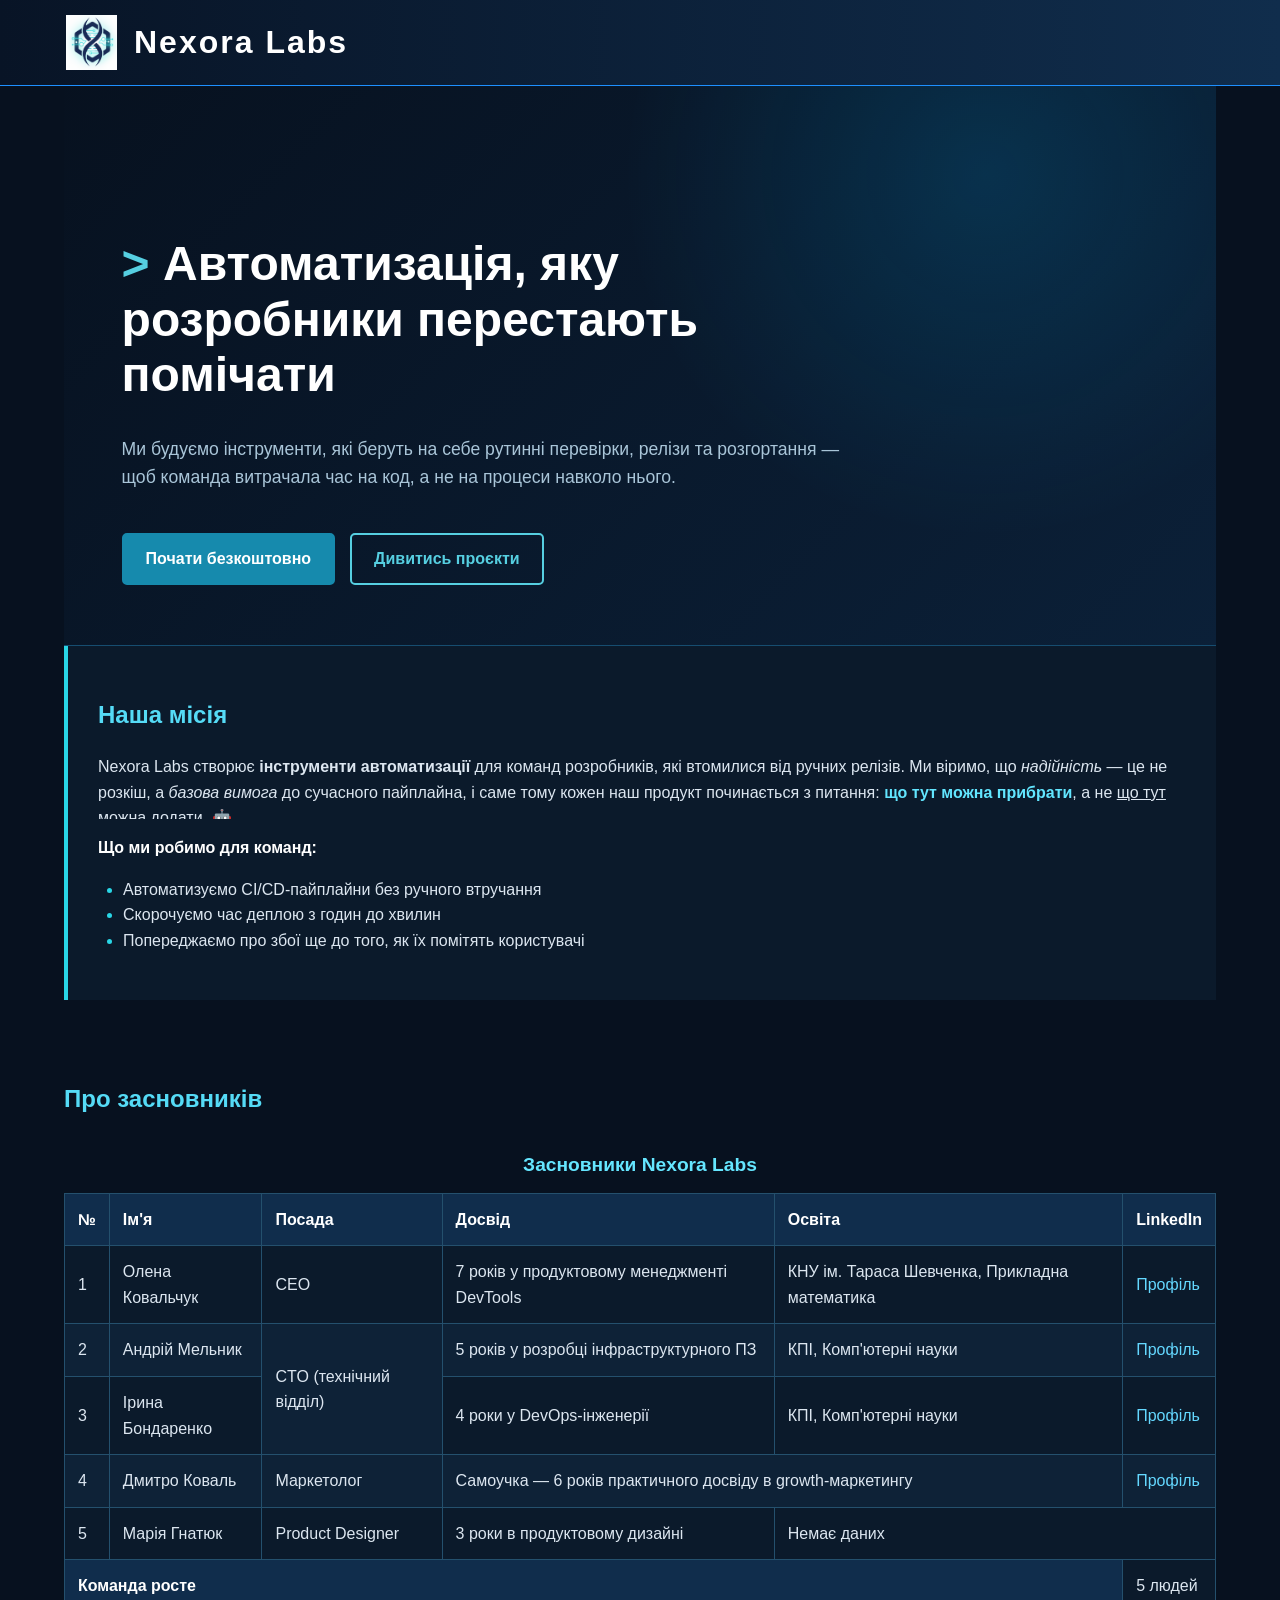
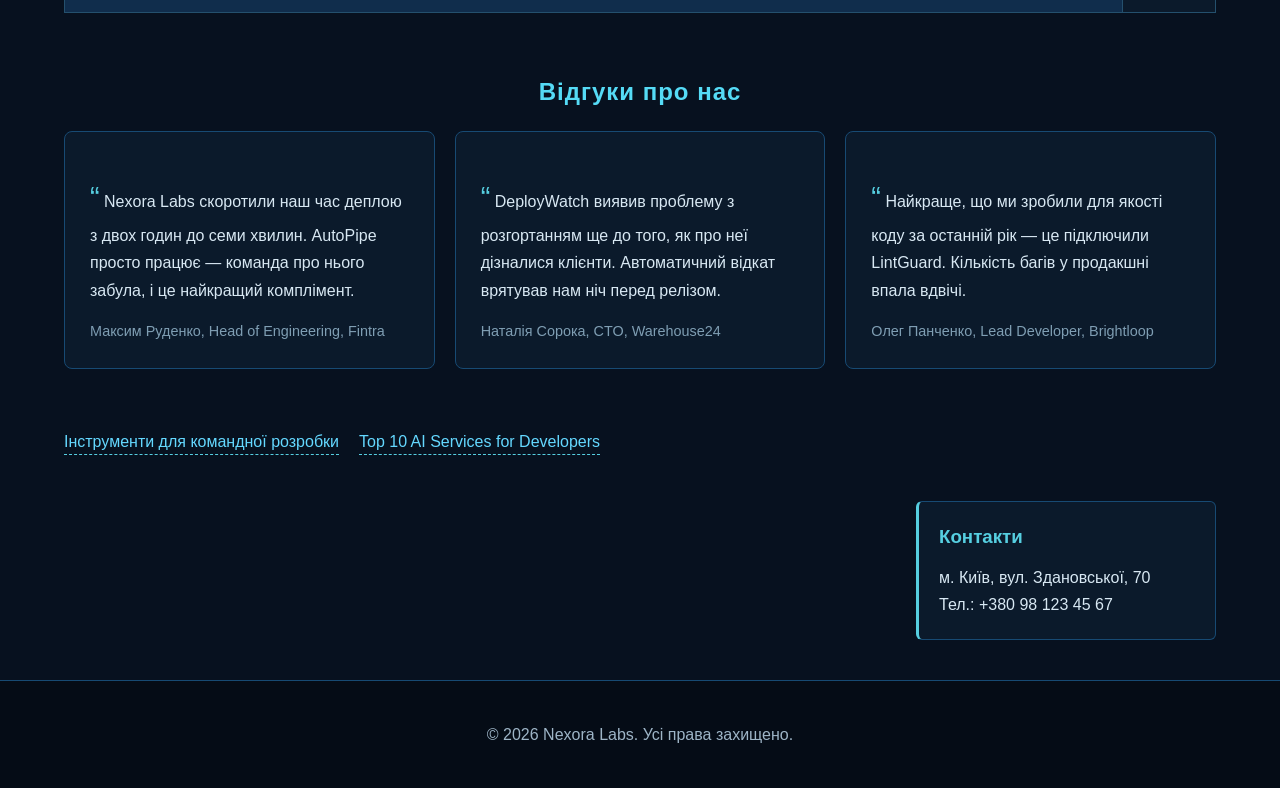
<file: index.html>
<!DOCTYPE html>
<html lang="uk">
<head>
  <meta charset="UTF-8">
  <meta name="viewport" content="width=device-width, initial-scale=1.0">
  <title>Nexora Labs — інструменти автоматизації для розробників</title>
  <link rel="stylesheet" href="css/style.css">
  <style>
  #reviews-section > h2 {
    text-align: center;
    letter-spacing: 1px;
  }

  .hero__title::before {
    content: "> ";
    color: #56cfe1;
  }
</style>
</head>
<body>

  <header class="site-header">
    <img src="images/logo.png" alt="Логотип Nexora Labs" class="logo">
    <h1>Nexora Labs</h1>
  </header>

  <nav class="site-nav">
    <a href="pro.html">Проєкти</a>
    <a href="#reviews-section">Відгуки про нас</a>
    <a href="contact.html">Зворотній зв'язок</a>
  </nav>

  <main id="top">

    <section class="hero">
      <h2 class="hero__title">Автоматизація, яку розробники перестають помічати</h2>
      <p class="hero__sub">
        Ми будуємо інструменти, які беруть на себе рутинні перевірки, релізи
        та розгортання — щоб команда витрачала час на код, а не на процеси
        навколо нього.
      </p>
      <div class="hero__actions">
        <a href="#top" class="btn btn--solid">Почати безкоштовно</a>
        <a href="pro.html" class="btn btn--outline">Дивитись проєкти</a>
      </div>
    </section>

    <article class="mission">
      <h2>Наша місія</h2>
      <p>
        Nexora Labs створює <b>інструменти автоматизації</b> для команд
        розробників, які втомилися від ручних релізів. Ми віримо, що
        <em>надійність</em> — це не розкіш, а <i>базова вимога</i> до сучасного
        пайплайна, і саме тому кожен наш продукт починається з питання:
        <span class="highlight">що тут можна прибрати</span>,
        а не <u>що тут можна додати</u>.
      </p>

      <p class="mission__lead">Що ми робимо для команд:</p>
      <ul class="mission__list">
        <li>Автоматизуємо CI/CD-пайплайни без ручного втручання</li>
        <li>Скорочуємо час деплою з годин до хвилин</li>
        <li>Попереджаємо про збої ще до того, як їх помітять користувачі</li>
      </ul>
    </article>

    <section id="founders-section" class="founders">
      <h2>Про засновників</h2>
      <table tabindex="0">
        <caption>Засновники Nexora Labs</caption>
        <thead>
          <tr>
            <th>№</th>
            <th>Ім'я</th>
            <th>Посада</th>
            <th>Досвід</th>
            <th>Освіта</th>
            <th>LinkedIn</th>
          </tr>
        </thead>
        <tbody>
          <tr>
            <td>1</td>
            <td>Олена Ковальчук</td>
            <td>CEO</td>
            <td>7 років у продуктовому менеджменті DevTools</td>
            <td>КНУ ім. Тараса Шевченка, Прикладна математика</td>
            <td><a href="https://linkedin.com/in/olena-kovalchuk" target="_blank">Профіль</a></td>
          </tr>
          <tr>
            <td>2</td>
            <td>Андрій Мельник</td>
            <td rowspan="2">CTO (технічний відділ)</td>
            <td>5 років у розробці інфраструктурного ПЗ</td>
            <td>КПІ, Комп'ютерні науки</td>
            <td><a href="https://linkedin.com/in/andriy-melnyk" target="_blank">Профіль</a></td>
          </tr>
          <tr>
            <td>3</td>
            <td>Ірина Бондаренко</td>
            <td>4 роки у DevOps-інженерії</td>
            <td>КПІ, Комп'ютерні науки</td>
            <td><a href="https://linkedin.com/in/iryna-bondarenko" target="_blank">Профіль</a></td>
          </tr>
          <tr>
            <td>4</td>
            <td>Дмитро Коваль</td>
            <td>Маркетолог</td>
            <td colspan="2">Самоучка — 6 років практичного досвіду в growth-маркетингу</td>
            <td><a href="https://linkedin.com/in/dmytro-koval" target="_blank">Профіль</a></td>
          </tr>
          <tr>
            <td>5</td>
            <td>Марія Гнатюк</td>
            <td>Product Designer</td>
            <td>3 роки в продуктовому дизайні</td>
            <td colspan="2">Немає даних</td>
          </tr>
        </tbody>
        <tfoot>
          <tr>
            <th colspan="5">Команда росте</th>
            <td>5 людей</td>
          </tr>
        </tfoot>
      </table>
    </section>

    <section id="reviews-section" class="reviews">
      <h2>Відгуки про нас</h2>
      <div class="reviews-list">

        <blockquote class="review">
          <p>
            Nexora Labs скоротили наш час деплою з двох годин до семи хвилин. AutoPipe просто працює — команда про нього забула, і це найкращий комплімент.
          </p>
          <footer class="review__author">
            Максим Руденко, Head of Engineering, Fintra
          </footer>
        </blockquote>

        <blockquote class="review">
          <p>
              DeployWatch виявив проблему з розгортанням ще до того, як про неї дізналися клієнти. Автоматичний відкат врятував нам ніч перед релізом.
          </p>
          <footer class="review__author">
              Наталія Сорока, CTO, Warehouse24
          </footer>
        </blockquote>

        <blockquote class="review">
          <p>
              Найкраще, що ми зробили для якості коду за останній рік — це підключили LintGuard. Кількість багів у продакшні впала вдвічі.
          </p>
          <footer class="review__author">
              Олег Панченко, Lead Developer, Brightloop
          </footer>
        </blockquote>

      </div>
    </section>

    <p class="external-links">
      <a href="https://firtka.if.ua/blog/print/top-instrumentiv-dlia-komandnoyi-rozrobki" target="_blank">Інструменти для командної розробки</a>
      <a href="https://itvdn.com/ua/blog/article/top-10-ai-services-for-developers" target="_blank">Top 10 AI Services for Developers</a>
    </p>

  </main>

  <aside class="contact-panel">
    <h3>Контакти</h3>
    <address>
      м. Київ, вул. Здановської, 70<br>
      Тел.: +380 98 123 45 67
    </address>
  </aside>

  <footer id="contact-section" class="site-footer">
    <p>© 2026 Nexora Labs. Усі права захищено.</p>
  </footer>

</body>
</html>
</file>
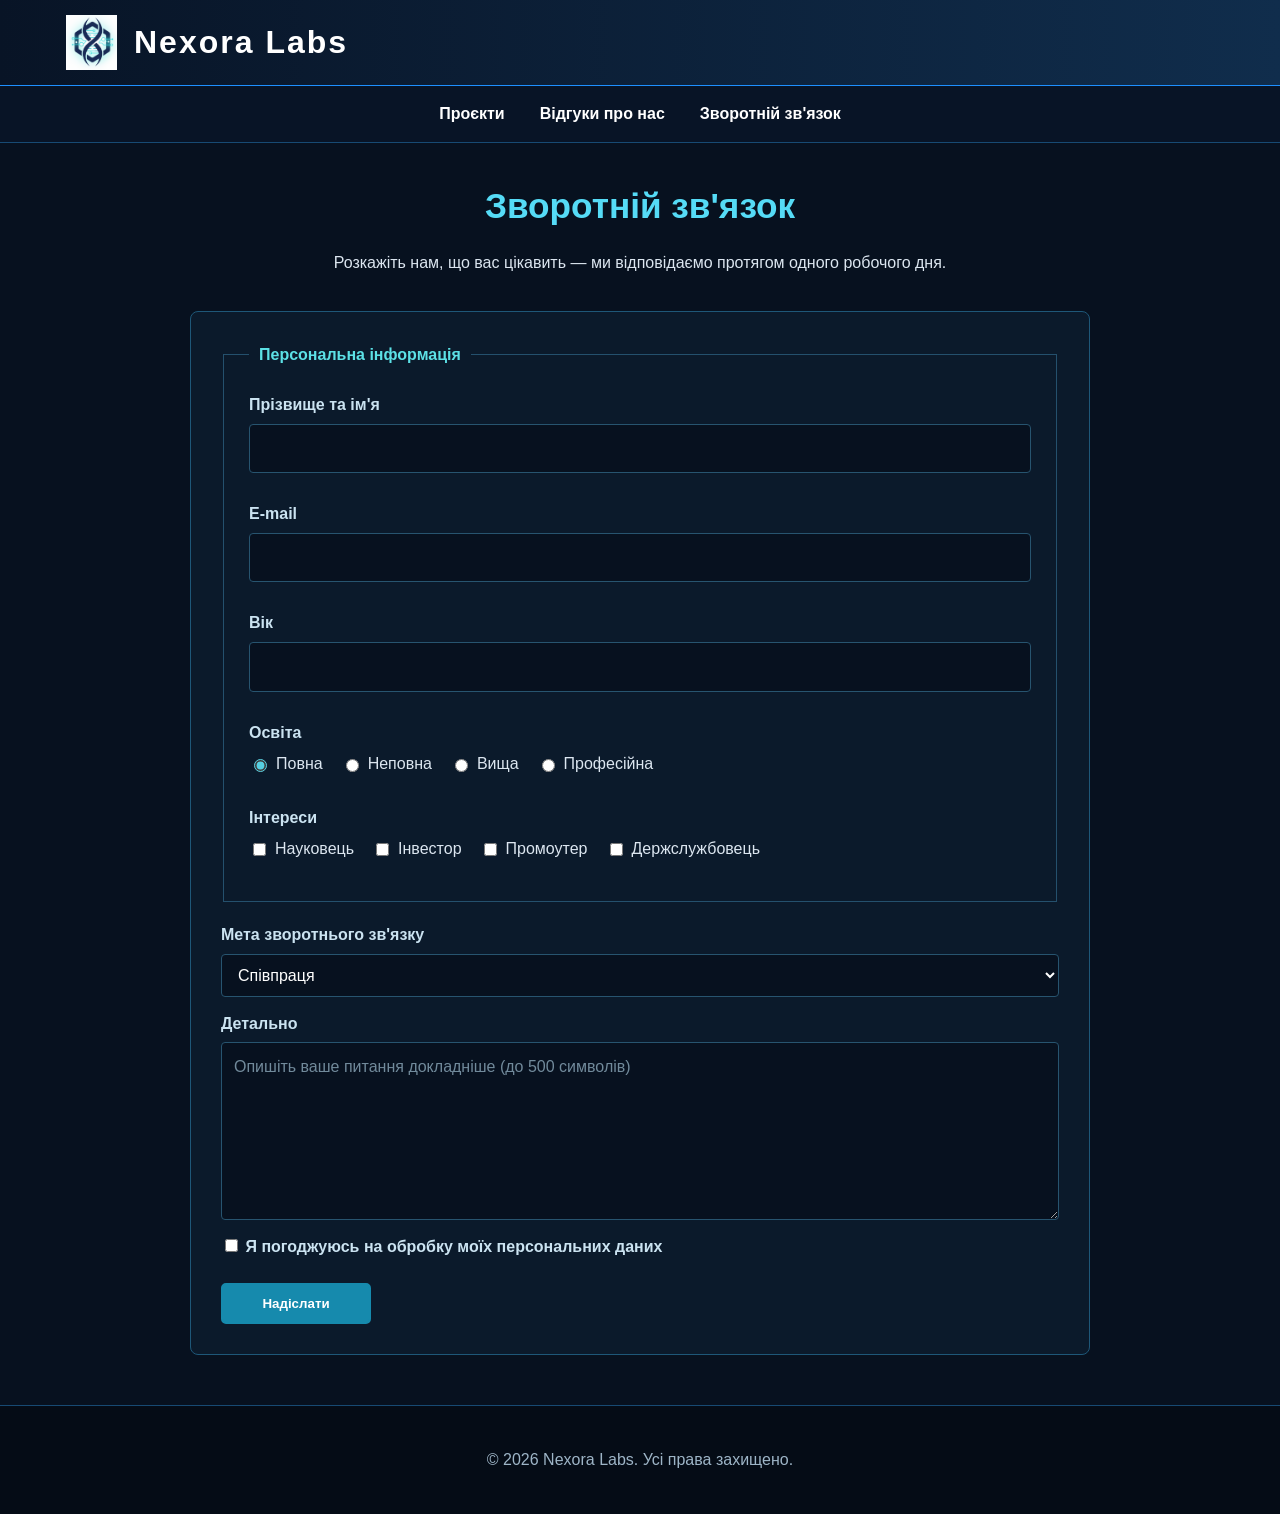
<file: contact.html>
<!DOCTYPE html>
<html lang="uk">
<head>
  <meta charset="UTF-8">
  <meta name="viewport" content="width=device-width, initial-scale=1.0">
  <title>Зворотній зв'язок — Nexora Labs</title>
  <link rel="stylesheet" href="css/style.css">
  <style>
  #feedback-form > .btn {
    margin-top: 10px;
  }

  .contact-form-section fieldset:first-child {
    border-left: 3px solid #56cfe1;
  }
</style>
</head>
<body>

  <header class="site-header">
  <a href="index.html" class="brand-link">
    <img src="images/logo.png" alt="Логотип Nexora Labs" class="logo">
    <h1>Nexora Labs</h1>
  </a>
  </header>

  <nav class="site-nav">
    <a href="pro.html">Проєкти</a>
    <a href="index.html#reviews-section">Відгуки про нас</a>
    <a href="contact.html">Зворотній зв'язок</a>
  </nav>

  <main id="top">

    <section class="page-intro">
      <h2>Зворотній зв'язок</h2>
      <p>Розкажіть нам, що вас цікавить — ми відповідаємо протягом одного робочого дня.</p>
    </section>

    <section class="contact-form-section">
      <form id="feedback-form" novalidate>

        <fieldset>
          <legend>Персональна інформація</legend>

          <div class="form-row">
            <label for="fullname">Прізвище та ім'я</label>
            <input type="text" id="fullname" name="fullname" required>
          </div>

          <div class="form-row">
            <label for="email">E-mail</label>
            <input type="email" id="email" name="email" required>
          </div>

          <div class="form-row">
            <label for="age">Вік</label>
            <input type="number" id="age" name="age" min="14" max="100">
          </div>

          <div class="form-row">
            <span class="form-row__label">Освіта</span>
            <div class="radio-group">
              <label><input type="radio" name="education" value="full" checked> Повна</label>
              <label><input type="radio" name="education" value="incomplete"> Неповна</label>
              <label><input type="radio" name="education" value="higher"> Вища</label>
              <label><input type="radio" name="education" value="professional"> Професійна</label>
            </div>
          </div>

          <div class="form-row">
            <span class="form-row__label">Інтереси</span>
            <div class="checkbox-group">
              <label><input type="checkbox" name="interests" value="scientist"> Науковець</label>
              <label><input type="checkbox" name="interests" value="investor"> Інвестор</label>
              <label><input type="checkbox" name="interests" value="promoter"> Промоутер</label>
              <label><input type="checkbox" name="interests" value="official"> Держслужбовець</label>
            </div>
          </div>
        </fieldset>

        <div class="form-row">
          <label for="purpose">Мета зворотнього зв'язку</label>
          <select id="purpose" name="purpose">
            <option value="cooperation" selected>Співпраця</option>
            <option value="rights-complaint">Скарга на порушення права власності</option>
            <option value="proposal">Пропозиція</option>
            <option value="bug">Наявність помилки</option>
          </select>
        </div>

        <div class="form-row">
          <label for="details">Детально</label>
          <textarea
            id="details"
            name="details"
            rows="6"
            cols="50"
            maxlength="500"
            placeholder="Опишіть ваше питання докладніше (до 500 символів)"></textarea>
        </div>

        <div class="form-row form-row--checkbox">
          <label>
            <input type="checkbox" name="consent" required>
            Я погоджуюсь на обробку моїх персональних даних
          </label>
        </div>

        <button type="submit" class="btn btn--solid">Надіслати</button>

      </form>
    </section>

  </main>

  <footer id="contact-section" class="site-footer">
    <p>© 2026 Nexora Labs. Усі права захищено.</p>
  </footer>

  <script>
  document.getElementById('feedback-form').addEventListener('submit', function (e) {
    e.preventDefault();
    e.target.reset();
    alert('Дякуємо за ваш зворотній зв’язок! Ми зв’яжемося з вами найближчим часом.');
  });
  </script>
  <script src="data/users.js"></script>

</body>
</html>
</file>
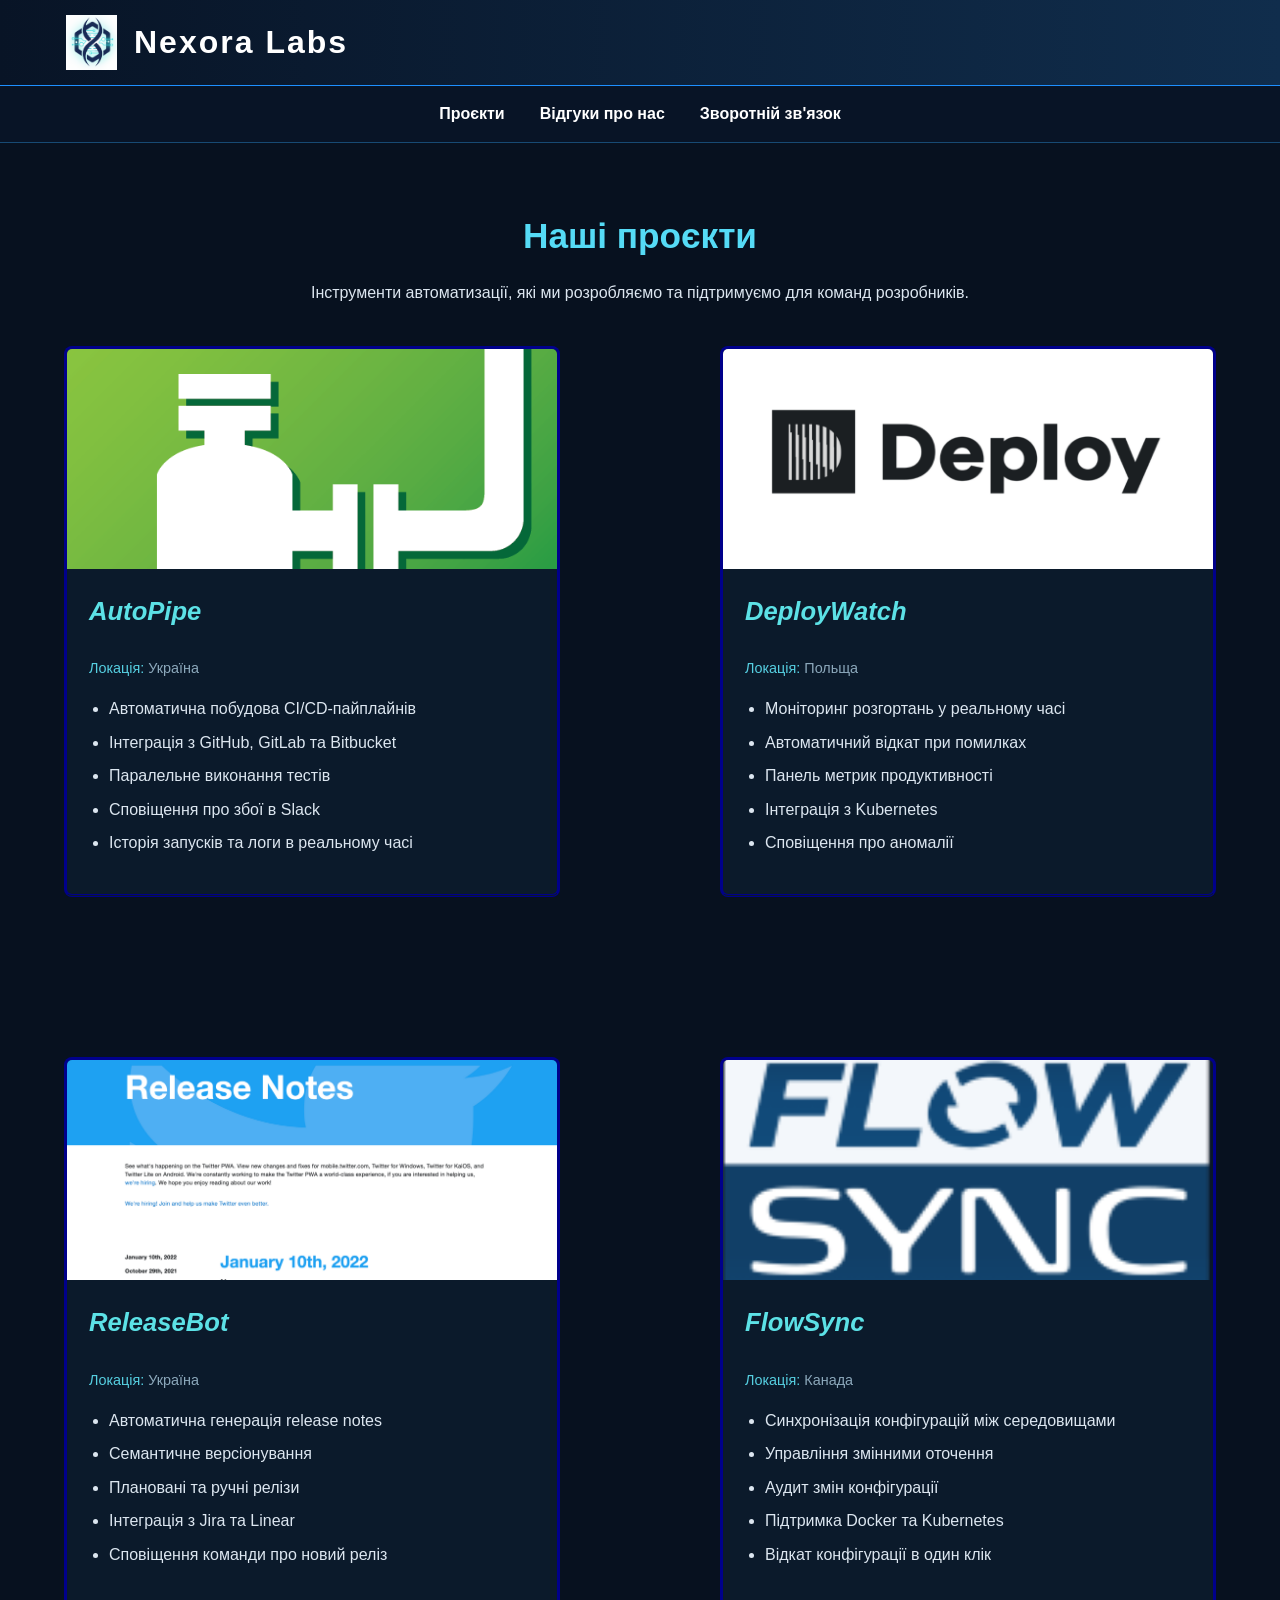
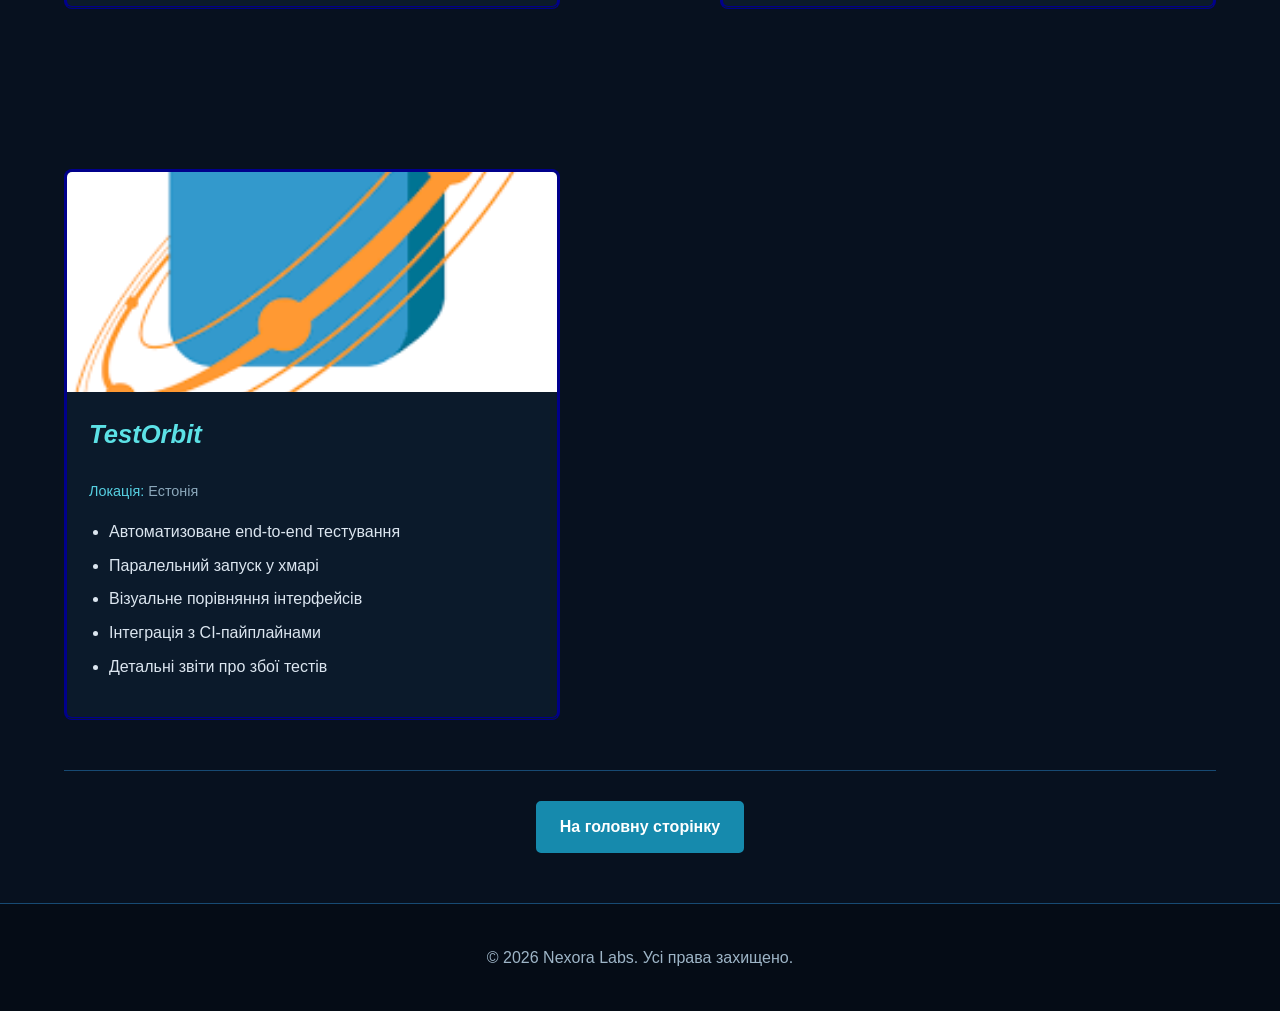
<file: pro.html>
<!DOCTYPE html>
<html lang="uk">
<head>
  <meta charset="UTF-8">
  <meta name="viewport" content="width=device-width, initial-scale=1.0">
  <title>Проєкти — Nexora Labs</title>
  <link rel="stylesheet" href="css/style.css">
  <style>
  .projects-list .project-country::before {
    content: "Локація: ";
    color: #56cfe1;
  }

  .page-bottom-nav {
    border-top: 1px solid #174a73;
    padding-top: 30px;
  }
</style>
</head>
<body>

  <header class="site-header">
  <a href="index.html" class="brand-link">
    <img src="images/logo.png" alt="Логотип Nexora Labs" class="logo">
    <h1>Nexora Labs</h1>
  </a>
  </header>

  <nav class="site-nav">
    <a href="pro.html">Проєкти</a>
    <a href="index.html#reviews-section">Відгуки про нас</a>
    <a href="contact.html">Зворотній зв'язок</a>
  </nav>

  <main id="top">

    <section class="page-intro">
      <h2>Наші проєкти</h2>
      <p>Інструменти автоматизації, які ми розробляємо та підтримуємо для команд розробників.</p>
    </section>

    <section class="projects-list">

      <article class="project-card">
        <img src="images/AutoPIPE.png" alt="Проєкт AutoPipe">
        <div class="project-body">
          <h3>AutoPipe</h3>
          <p class="project-country">Україна</p>
          <ul>
            <li>Автоматична побудова CI/CD-пайплайнів</li>
            <li>Інтеграція з GitHub, GitLab та Bitbucket</li>
            <li>Паралельне виконання тестів</li>
            <li>Сповіщення про збої в Slack</li>
            <li>Історія запусків та логи в реальному часі</li>
          </ul>
        </div>
      </article>

      <article class="project-card">
        <img src="images/deploy.png" alt="Проєкт DeployWatch">
        <div class="project-body">
          <h3>DeployWatch</h3>
          <p class="project-country">Польща</p>
          <ul>
            <li>Моніторинг розгортань у реальному часі</li>
            <li>Автоматичний відкат при помилках</li>
            <li>Панель метрик продуктивності</li>
            <li>Інтеграція з Kubernetes</li>
            <li>Сповіщення про аномалії</li>
          </ul>
        </div>
      </article>

      <article class="project-card">
        <img src="images/releasebot.png" alt="Проєкт ReleaseBot">
        <div class="project-body">
          <h3>ReleaseBot</h3>
          <p class="project-country">Україна</p>
          <ul>
            <li>Автоматична генерація release notes</li>
            <li>Семантичне версіонування</li>
            <li>Плановані та ручні релізи</li>
            <li>Інтеграція з Jira та Linear</li>
            <li>Сповіщення команди про новий реліз</li>
          </ul>
        </div>
      </article>

      <article class="project-card">
        <img src="images/flowsync.png" alt="Проєкт FlowSync">
        <div class="project-body">
          <h3>FlowSync</h3>
          <p class="project-country">Канада</p>
          <ul>
            <li>Синхронізація конфігурацій між середовищами</li>
            <li>Управління змінними оточення</li>
            <li>Аудит змін конфігурації</li>
            <li>Підтримка Docker та Kubernetes</li>
            <li>Відкат конфігурації в один клік</li>
          </ul>
        </div>
      </article>

      <article class="project-card">
        <img src="images/testorbit.png" alt="Проєкт TestOrbit">
        <div class="project-body">
          <h3>TestOrbit</h3>
          <p class="project-country">Естонія</p>
          <ul>
            <li>Автоматизоване end-to-end тестування</li>
            <li>Паралельний запуск у хмарі</li>
            <li>Візуальне порівняння інтерфейсів</li>
            <li>Інтеграція з CI-пайплайнами</li>
            <li>Детальні звіти про збої тестів</li>
          </ul>
        </div>
      </article>

    </section>

    <div class="page-bottom-nav">
      <a href="index.html" class="btn btn--solid">На головну сторінку</a>
    </div>

  </main>

  <footer class="site-footer">
    <p>© 2026 Nexora Labs. Усі права захищено.</p>
  </footer>
  <script src="data/projects.js"></script>

</body>
</html>
</file>
<file: css/style.css>
/* Загал стилі */
* {
    box-sizing: border-box;
}

html {
    scroll-behavior: smooth;
}

body {
    margin: 0;
    background-color: #07111f;
    color: rgb(220, 230, 240);
    font-family: Arial, sans-serif;
    line-height: 1.6;
}

main {
    width: 90%;
    max-width: 1200px;
    margin: 0 auto;
}

h1,
h2,
h3 {
    font-family: "Trebuchet MS", sans-serif;
}

h2 {
    color: hsl(190, 90%, 65%);
}

a {
    color: #64d8ff;
    text-decoration: none;
}


/* Спільні елементи*/

.site-header {
    display: flex;
    align-items: center;
    gap: 15px;

    width: 100%;
    padding: 15px 5%;

    background: linear-gradient(90deg, #081426, #102d4c);
    border-bottom: 1px solid #1e90ff;

    z-index: 1000;
}

.site-header .logo {
    width: 55px;
    height: 55px;
    object-fit: contain;
}

.site-header h1 {
    margin: 0;
    color: white;
    letter-spacing: 2px;
}

.brand-link {
    display: flex;
    align-items: center;
    gap: 15px;
}

.site-nav {
    position: sticky;
    top: 0;
    z-index: 900;

    display: flex;
    justify-content: center;
    gap: 35px;

    padding: 15px;

    background-color: rgb(8, 20, 38);
    border-bottom: 1px solid #174a73;
}

.site-nav > a {
    color: white;
    font-weight: bold;

    transition:
        color 0.3s,
        transform 0.3s,
        text-shadow 0.3s;
}

.site-nav > a:hover {
    color: #58e6ff;
    transform: translateY(-3px);
    text-shadow: 0 0 10px #58e6ff;
}


/*Кнопки*/

.btn {
    display: inline-block;

    padding: 11px 22px;
    border-radius: 5px;

    font-weight: bold;

    transition:
        background-color 0.3s,
        color 0.3s,
        transform 0.3s,
        box-shadow 0.3s;
}

.btn--solid {
    background-color: #168aad;
    color: white;
    border: 2px solid #168aad;
}

.btn--solid:hover {
    background-color: #56cfe1;
    color: #07111f;
    transform: translateY(-3px);
    box-shadow: 0 0 15px rgba(86, 207, 225, 0.7);
}

.btn--outline {
    color: #56cfe1;
    border: 2px solid #56cfe1;
}

.btn--outline:hover {
    background-color: #56cfe1;
    color: #07111f;
    transform: translateY(-3px);
}


/*Footer*/

.site-footer {
    clear: both;
    margin-top: 50px;
    padding: 25px;

    text-align: center;

    background-color: #050c16;
    border-top: 1px solid #174a73;
    color: #9eb5c7;
}


/* Головна*/

body:has(.hero) .site-header {
    position: absolute;
    top: 0;
    left: 0;
}

.hero {
    position: relative;

    min-height: 430px;
    padding: 140px 5% 60px;

    display: flex;
    flex-direction: column;
    justify-content: center;

    background:
        radial-gradient(circle at 80% 20%, rgba(0, 183, 255, 0.15), transparent 35%),
        linear-gradient(135deg, #07111f, #0b2038);

    border-bottom: 1px solid #164d70;
}

.hero__title {
    max-width: 750px;
    margin-bottom: 15px;

    font-size: 3rem;
    line-height: 1.15;
    color: white;
}

.hero__sub {
    max-width: 720px;
    color: #a9c5d8;
    font-size: 1.1rem;
}

.hero__actions {
    display: flex;
    gap: 15px;
    margin-top: 25px;
}

.mission {
    margin: 0;
    padding: 30px;

    background-color: #0b1a2b;
    border-left: 4px solid #29d6e6
}

.mission > p:first-of-type {
    max-height: 65px;
    overflow-y: scroll;
    padding-right: 12px;
}

.mission > p:first-of-type::after {
    content: " 🤖";
}

.highlight {
    color: #62e6ff;
    font-weight: bold;
}

.mission__lead {
    font-weight: bold;
    color: white;
}

.mission__list {
    padding-left: 25px;
}

.mission__list li::marker {
    color: #29d6e6;
}

.founders {
    margin: 60px 0;
    overflow-x: auto;
}

.founders table {
    width: 100%;
    border-collapse: collapse;

    background-color: #0b1a2b;

    transition:
        transform 0.4s,
        box-shadow 0.4s,
        border-color 0.4s;
}

.founders table:focus,
.founders table:focus-within {
    transform: translateX(2%);
    box-shadow: 0 0 20px rgba(41, 214, 230, 0.4);
}

.founders caption {
    padding: 12px;
    color: #65e6ff;
    font-weight: bold;
    font-size: 1.2rem;
}

.founders th,
.founders td {
    padding: 13px;
    border: 1px solid #24506d;
    text-align: left;
}

.founders th {
    background-color: #102d4c;
    color: white;
}

.founders tbody tr:nth-child(even) {
    background-color: #0e2237;
}

.founders tbody tr:hover {
    background-color: #143653;
}

.reviews {
    margin: 60px 0;
}

.reviews-list {
    display: flex;
    gap: 20px;
    flex-wrap: wrap;
}

.review {
    flex: 1 1 280px;

    margin: 0;
    padding: 25px;

    background-color: #0b1a2b;
    border: 1px solid #174a73;
    border-radius: 8px;

    transition:
        background-color 0.3s,
        border-color 0.3s,
        transform 0.3s;
}

.review:hover {
    background-color: #10283e;
    border-color: #56cfe1;
    transform: translateY(-5px);
}

.review p {
    color: #d8e8f3;
    font-size: 1rem;
    line-height: 1.7;
}

.review p::before {
    content: "“";
    color: #56cfe1;
    font-size: 1.8rem;
}

.review__author {
    margin-top: 15px;
    color: #7f9eb3;
    font-size: 0.9rem;
}

.external-links {
    display: flex;
    gap: 20px;
    flex-wrap: wrap;
}

.external-links a[href^="https"] {
    border-bottom: 1px dashed #56cfe1;
}

.contact-panel {
    float: right;
    width: 300px;

    margin: 30px 5% 40px 30px;
    padding: 20px;

    position: relative;
    z-index: 2;

    background-color: #0b1a2b;
    border: 1px solid #174a73;
    border-left: 3px solid #56cfe1;
    border-radius: 6px;
}

.contact-panel h3 {
    margin-top: 0;
    margin-bottom: 12px;

    color: #56cfe1;
}

.contact-panel address {
    font-style: normal;
    color: #d8e8f3;
    line-height: 1.7;
}

.contact-panel address::selection {
    color: white;
    background-color: #168aad;
}


/* Проєкти*/

body:has(.projects-list) .site-header {
    position: fixed;
    top: 0;
    left: 0;
}

body:has(.projects-list) .site-nav {
    margin-top: 86px;
}

body:has(.projects-list) main {
    padding-top: 30px;
}

.page-intro {
    margin: 35px 0;
    text-align: center;
}

.page-intro h2 {
    font-size: 2.2rem;
    margin-bottom: 5px;
}

.projects-list {
    display: grid;

    grid-template-columns:
        repeat(auto-fit, minmax(300px, 1fr));

    gap: 10rem;

    margin: 40px 0;
}

.project-card {
    display: grid;
    grid-template-rows: 220px auto;

    overflow: hidden;

    background-color: #0b1a2b;

    border-top: medium solid darkblue;
    border-right: medium solid darkblue;
    border-left: medium solid darkblue;
    border-bottom: medium double darkblue;

    border-radius: 8px;
}

.project-card img {
    width: 100%;
    height: 220px;
    object-fit: cover;
}

.project-card img:hover {
    animation: grayscaleImage 1s forwards;
}

@keyframes grayscaleImage {
    from {
        filter: grayscale(0%);
    }

    to {
        filter: grayscale(100%);
    }
}

.project-body {
    padding: 22px;
}

.project-body h3 {
    margin-top: 0;

    color: #5ce1e6;

    font-size: 1.6rem;
    font-weight: 700;
    font-style: italic;
}

.project-country {
    color: #8ca8bb;
    font-size: 0.9rem;
}

.project-body ul {
    padding-left: 20px;
}

.project-body li {
    margin-bottom: 8px;
}

.page-bottom-nav {
    display: grid;
    place-items: center;
    margin: 50px 0;
}


/* Зворотній зв'язок*/

body:has(.contact-form-section) main {
    max-width: 900px;
}

.contact-form-section {
    display: flex;
    justify-content: center;
    align-items: stretch;
    align-content: center;

    margin: 30px 0;
}

#feedback-form {
    display: flex;

    flex-flow: column nowrap;

    justify-content: center;
    align-items: stretch;

    width: 100%;

    padding: 30px;

    background-color: #0b1a2b;
    border: 1px solid #1e5778;
    border-radius: 8px;
}

#feedback-form fieldset {
    display: flex;
    flex-flow: column nowrap;

    gap: 14px;

    margin-bottom: 20px;
    padding: 25px;

    border: 1px solid #24506d;
}

#feedback-form legend {
    padding: 0 10px;

    color: #5ce1e6;
    font-weight: bold;
}

.form-row {
    display: flex;
    flex-flow: column nowrap;

    flex-grow: 1;
    flex-shrink: 1;

    gap: 6px;
    margin-bottom: 14px;
}

.form-row > label,
.form-row__label {
    color: #cbe3f1;
    font-weight: bold;
}

input[type="text"],
input[type="email"],
input[type="number"],
select,
textarea {
    width: 100%;

    padding: 11px 12px;

    background-color: #07111f;
    color: white;

    border: 1px solid #27546f;
    border-radius: 4px;

    font: inherit;

    transition:
        border-color 0.3s,
        box-shadow 0.3s,
        background-color 0.3s;
}

input[type="text"]:focus,
input[type="email"]:focus,
input[type="number"]:focus,
select:focus,
textarea:focus {
    outline: none;

    background-color: #0a1928;
    border-color: #56cfe1;

    box-shadow: 0 0 8px rgba(86, 207, 225, 0.5);
}

textarea::placeholder {
    color: #718a9b;
}

.radio-group,
.checkbox-group {
    display: flex;
    flex-flow: row wrap;

    justify-content: flex-start;
    align-items: center;

    gap: 18px;
}

.radio-group label,
.checkbox-group label {
    display: flex;
    align-items: center;
    gap: 6px;
}

input[type="radio"],
input[type="checkbox"] {
    accent-color: #56cfe1;
}

.form-row--checkbox {
    align-self: flex-start;
}

#feedback-form button[type="submit"] {
    align-self: flex-start;

    min-width: 150px;
}

@media (max-width: 768px) {

    .site-nav {
        flex-direction: column;
        align-items: center;
        gap: 10px;
    }

    .hero {
        padding-top: 220px;
    }

    .hero__title {
        font-size: 2.2rem;
    }

    .hero__actions {
        flex-direction: column;
        align-items: flex-start;
    }

    .reviews-list {
        flex-direction: column;
    }

    .contact-panel {
        float: none;

        width: 90%;
        margin: 30px auto;
    }

    .radio-group,
    .checkbox-group {
        flex-direction: column;
        align-items: flex-start;
    }

    #feedback-form {
        padding: 20px;
    }
}
</file>
